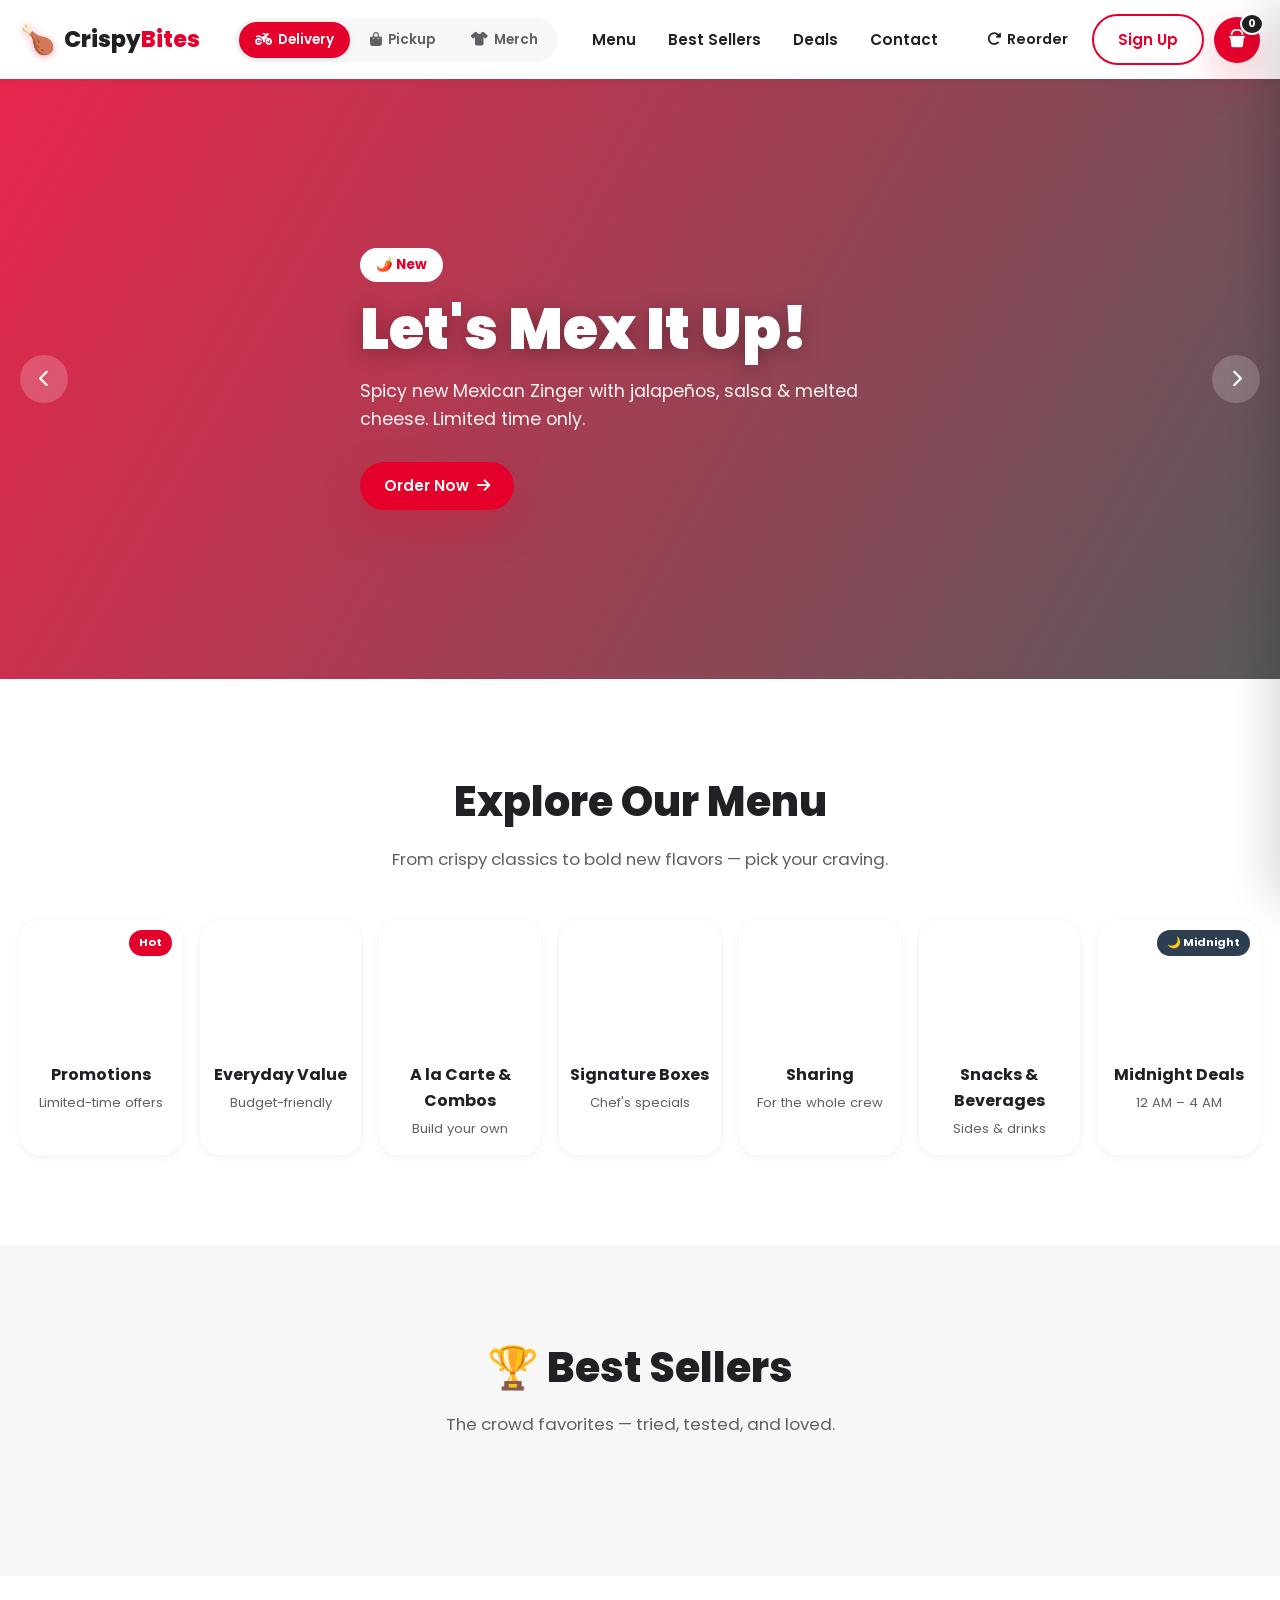
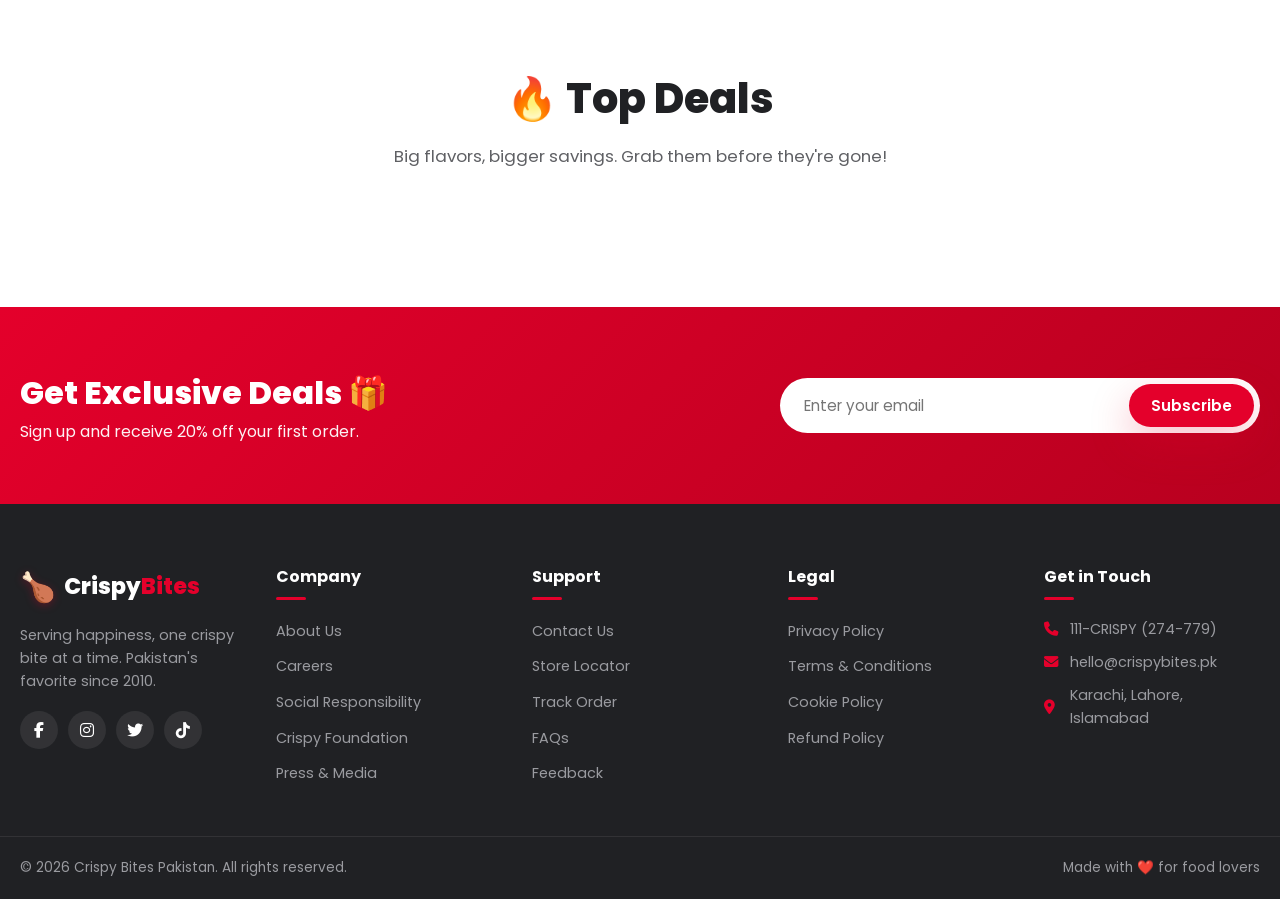
<file: index.html>
<!DOCTYPE html>
<html lang="en">
<head>
  <meta charset="UTF-8" />
  <meta name="viewport" content="width=device-width, initial-scale=1.0" />
  <meta name="description" content="Crispy Bites - Pakistan's favorite fast food. Order burgers, chicken, deals and more for delivery or pickup." />
  <title>Crispy Bites — Finger Lickin' Good</title>

  <!-- Fonts -->
  <link rel="preconnect" href="https://fonts.googleapis.com" />
  <link rel="preconnect" href="https://fonts.gstatic.com" crossorigin />
  <link href="https://fonts.googleapis.com/css2?family=Poppins:wght@400;500;600;700;800;900&display=swap" rel="stylesheet" />

  <!-- Icons -->
  <link rel="stylesheet" href="https://cdnjs.cloudflare.com/ajax/libs/font-awesome/6.5.0/css/all.min.css" />

  <!-- ============ CSS (Inline) ============ -->
  <style>
    /* ============ RESET & BASE ============ */
    *,
    *::before,
    *::after {
      box-sizing: border-box;
      margin: 0;
      padding: 0;
    }

    :root {
      --red: #e4002b;
      --red-dark: #b8001f;
      --red-light: #ff1e47;
      --white: #ffffff;
      --dark: #202124;
      --gray-100: #f7f7f8;
      --gray-200: #ececee;
      --gray-400: #9a9ba0;
      --gray-600: #5f6064;
      --shadow-sm: 0 2px 8px rgba(0, 0, 0, 0.06);
      --shadow-md: 0 8px 24px rgba(0, 0, 0, 0.1);
      --shadow-lg: 0 16px 40px rgba(228, 0, 43, 0.25);
      --radius: 14px;
      --radius-lg: 20px;
      --transition: 0.3s cubic-bezier(0.4, 0, 0.2, 1);
    }

    html { scroll-behavior: smooth; }

    body {
      font-family: 'Poppins', -apple-system, BlinkMacSystemFont, sans-serif;
      color: var(--dark);
      background: var(--white);
      line-height: 1.6;
      overflow-x: hidden;
    }

    img { max-width: 100%; display: block; }
    a { text-decoration: none; color: inherit; }
    button { font-family: inherit; cursor: pointer; border: none; background: none; }
    ul { list-style: none; }

    .container {
      width: 100%;
      max-width: 1280px;
      margin: 0 auto;
      padding: 0 20px;
    }

    .hide-mobile { display: none; }

    /* ============ BUTTONS ============ */
    .btn {
      display: inline-flex;
      align-items: center;
      gap: 8px;
      padding: 12px 24px;
      border-radius: 50px;
      font-weight: 600;
      font-size: 0.95rem;
      transition: var(--transition);
      white-space: nowrap;
    }
    .btn-primary {
      background: var(--red);
      color: var(--white);
      box-shadow: var(--shadow-lg);
    }
    .btn-primary:hover {
      background: var(--red-dark);
      transform: translateY(-2px);
      box-shadow: 0 20px 40px rgba(228, 0, 43, 0.35);
    }
    .btn-outline {
      border: 2px solid var(--red);
      color: var(--red);
    }
    .btn-outline:hover {
      background: var(--red);
      color: var(--white);
    }
    .btn-block { width: 100%; justify-content: center; }

    /* ============ HEADER ============ */
    .header {
      position: sticky;
      top: 0;
      z-index: 100;
      background: var(--white);
      box-shadow: var(--shadow-sm);
      transition: var(--transition);
    }
    .header.scrolled { box-shadow: var(--shadow-md); }

    .header-inner {
      display: flex;
      align-items: center;
      justify-content: space-between;
      gap: 20px;
      padding: 14px 20px;
    }

    .logo {
      display: flex;
      align-items: center;
      gap: 8px;
      font-weight: 800;
      font-size: 1.4rem;
      color: var(--dark);
    }
    .logo-icon {
      font-size: 1.8rem;
      filter: drop-shadow(0 2px 4px rgba(228, 0, 43, 0.3));
    }
    .logo-text span { color: var(--red); }

    .order-toggle {
      display: none;
      background: var(--gray-100);
      border-radius: 50px;
      padding: 4px;
      gap: 4px;
    }
    .toggle-btn {
      padding: 8px 16px;
      border-radius: 50px;
      font-weight: 600;
      font-size: 0.85rem;
      color: var(--gray-600);
      transition: var(--transition);
      display: inline-flex;
      align-items: center;
      gap: 6px;
    }
    .toggle-btn.active {
      background: var(--red);
      color: var(--white);
      box-shadow: var(--shadow-sm);
    }

    .nav-list {
      display: none;
      gap: 32px;
    }
    .nav-list a {
      font-weight: 600;
      font-size: 0.95rem;
      position: relative;
      transition: var(--transition);
    }
    .nav-list a::after {
      content: '';
      position: absolute;
      bottom: -6px;
      left: 0;
      width: 0;
      height: 3px;
      background: var(--red);
      border-radius: 3px;
      transition: var(--transition);
    }
    .nav-list a:hover { color: var(--red); }
    .nav-list a:hover::after { width: 100%; }

    .header-actions {
      display: flex;
      align-items: center;
      gap: 10px;
    }
    .icon-btn {
      padding: 10px 14px;
      border-radius: 50px;
      font-weight: 600;
      font-size: 0.9rem;
      color: var(--dark);
      display: inline-flex;
      align-items: center;
      gap: 6px;
      transition: var(--transition);
    }
    .icon-btn:hover { background: var(--gray-100); color: var(--red); }

    .cart-btn {
      position: relative;
      width: 46px;
      height: 46px;
      border-radius: 50%;
      background: var(--red);
      color: var(--white);
      font-size: 1.15rem;
      display: inline-flex;
      align-items: center;
      justify-content: center;
      transition: var(--transition);
      box-shadow: var(--shadow-lg);
    }
    .cart-btn:hover { transform: scale(1.08) rotate(-8deg); background: var(--red-dark); }
    .cart-count {
      position: absolute;
      top: -4px;
      right: -4px;
      background: var(--dark);
      color: var(--white);
      font-size: 0.7rem;
      font-weight: 700;
      min-width: 22px;
      height: 22px;
      border-radius: 50%;
      display: inline-flex;
      align-items: center;
      justify-content: center;
      padding: 0 6px;
      border: 2px solid var(--white);
    }

    .hamburger {
      width: 40px;
      height: 40px;
      display: flex;
      flex-direction: column;
      justify-content: center;
      align-items: center;
      gap: 5px;
    }
    .hamburger span {
      width: 22px;
      height: 2.5px;
      background: var(--dark);
      border-radius: 2px;
      transition: var(--transition);
    }
    .hamburger.active span:nth-child(1) { transform: translateY(7.5px) rotate(45deg); }
    .hamburger.active span:nth-child(2) { opacity: 0; }
    .hamburger.active span:nth-child(3) { transform: translateY(-7.5px) rotate(-45deg); }

    /* ============ HERO ============ */
    .hero { position: relative; }
    .slider {
      position: relative;
      height: 520px;
      overflow: hidden;
    }
    .slide {
      position: absolute;
      inset: 0;
      background-size: cover;
      background-position: center;
      opacity: 0;
      transition: opacity 0.8s ease;
      display: flex;
      align-items: center;
    }
    .slide.active { opacity: 1; }
    .slide-content {
      color: var(--white);
      max-width: 600px;
      animation: slideUp 0.8s ease;
    }
    .slide-tag {
      display: inline-block;
      background: var(--white);
      color: var(--red);
      padding: 6px 16px;
      border-radius: 50px;
      font-weight: 700;
      font-size: 0.85rem;
      margin-bottom: 16px;
    }
    .slide-content h1 {
      font-size: clamp(2rem, 5vw, 3.6rem);
      font-weight: 900;
      line-height: 1.1;
      margin-bottom: 16px;
      text-shadow: 0 4px 20px rgba(0, 0, 0, 0.3);
    }
    .slide-content p {
      font-size: 1.1rem;
      margin-bottom: 28px;
      opacity: 0.95;
    }

    .slider-arrow {
      position: absolute;
      top: 50%;
      transform: translateY(-50%);
      width: 48px;
      height: 48px;
      border-radius: 50%;
      background: rgba(255, 255, 255, 0.2);
      color: var(--white);
      font-size: 1.1rem;
      backdrop-filter: blur(10px);
      transition: var(--transition);
      z-index: 2;
    }
    .slider-arrow:hover { background: var(--red); }
    .slider-arrow.prev { left: 20px; }
    .slider-arrow.next { right: 20px; }

    .slider-dots {
      position: absolute;
      bottom: 24px;
      left: 50%;
      transform: translateX(-50%);
      display: flex;
      gap: 10px;
      z-index: 2;
    }
    .slider-dots button {
      width: 12px;
      height: 12px;
      border-radius: 50%;
      background: rgba(255, 255, 255, 0.5);
      transition: var(--transition);
    }
    .slider-dots button.active {
      background: var(--white);
      width: 32px;
      border-radius: 6px;
    }

    @keyframes slideUp {
      from { opacity: 0; transform: translateY(30px); }
      to { opacity: 1; transform: translateY(0); }
    }

    /* ============ SECTIONS ============ */
    .section { padding: 70px 0; }
    .section:nth-child(even) { background: var(--gray-100); }

    .section-head {
      text-align: center;
      margin-bottom: 48px;
    }
    .section-head h2 {
      font-size: clamp(1.8rem, 4vw, 2.6rem);
      font-weight: 800;
      margin-bottom: 10px;
    }
    .section-head p {
      color: var(--gray-600);
      font-size: 1.05rem;
    }

    /* ============ CATEGORIES ============ */
    .category-scroll {
      display: grid;
      grid-template-columns: repeat(auto-fit, minmax(160px, 1fr));
      gap: 18px;
    }
    .category-card {
      background: var(--white);
      border-radius: var(--radius-lg);
      overflow: hidden;
      box-shadow: var(--shadow-sm);
      transition: var(--transition);
      text-align: center;
      padding-bottom: 16px;
    }
    .category-card:hover {
      transform: translateY(-6px);
      box-shadow: var(--shadow-md);
    }
    .cat-img {
      height: 130px;
      background-size: cover;
      background-position: center;
      position: relative;
    }
    .cat-badge {
      position: absolute;
      top: 10px;
      right: 10px;
      background: var(--red);
      color: var(--white);
      padding: 4px 10px;
      border-radius: 50px;
      font-size: 0.7rem;
      font-weight: 700;
    }
    .cat-badge.night { background: #2c3e50; }
    .category-card h3 {
      font-size: 1rem;
      font-weight: 700;
      margin: 12px 8px 4px;
    }
    .category-card p {
      font-size: 0.82rem;
      color: var(--gray-600);
      padding: 0 8px;
    }

    /* ============ PRODUCT GRID ============ */
    .product-grid {
      display: grid;
      grid-template-columns: repeat(auto-fill, minmax(230px, 1fr));
      gap: 24px;
    }
    .product-card {
      background: var(--white);
      border-radius: var(--radius-lg);
      overflow: hidden;
      box-shadow: var(--shadow-sm);
      transition: var(--transition);
      position: relative;
    }
    .product-card:hover {
      transform: translateY(-8px);
      box-shadow: var(--shadow-md);
    }
    .product-img {
      height: 180px;
      background-size: cover;
      background-position: center;
      position: relative;
      overflow: hidden;
    }
    .product-img::after {
      content: '';
      position: absolute;
      inset: 0;
      background: linear-gradient(to top, rgba(0,0,0,0.15), transparent);
    }
    .product-card:hover .product-img { transform: scale(1.02); }

    .product-body { padding: 18px; }
    .product-body h4 {
      font-size: 1.05rem;
      font-weight: 700;
      margin-bottom: 6px;
    }
    .product-body .desc {
      font-size: 0.82rem;
      color: var(--gray-600);
      margin-bottom: 12px;
      min-height: 36px;
    }
    .product-footer {
      display: flex;
      align-items: center;
      justify-content: space-between;
      gap: 10px;
    }
    .price {
      font-size: 1.15rem;
      font-weight: 800;
      color: var(--red);
    }
    .add-btn {
      background: var(--dark);
      color: var(--white);
      padding: 8px 14px;
      border-radius: 50px;
      font-size: 0.82rem;
      font-weight: 600;
      display: inline-flex;
      align-items: center;
      gap: 6px;
      transition: var(--transition);
    }
    .add-btn:hover { background: var(--red); transform: scale(1.05); }

    /* ============ DEALS ============ */
    .deals-grid {
      display: grid;
      grid-template-columns: repeat(auto-fit, minmax(300px, 1fr));
      gap: 24px;
    }
    .deal-card {
      display: flex;
      background: var(--white);
      border-radius: var(--radius-lg);
      overflow: hidden;
      box-shadow: var(--shadow-sm);
      transition: var(--transition);
      position: relative;
    }
    .deal-card:hover {
      transform: translateY(-6px);
      box-shadow: var(--shadow-md);
    }
    .deal-img {
      width: 45%;
      min-height: 220px;
      background-size: cover;
      background-position: center;
      position: relative;
    }
    .deal-discount {
      position: absolute;
      top: 12px;
      left: 12px;
      background: var(--red);
      color: var(--white);
      padding: 6px 12px;
      border-radius: 50px;
      font-size: 0.78rem;
      font-weight: 700;
      box-shadow: var(--shadow-sm);
    }
    .deal-body {
      flex: 1;
      padding: 20px;
      display: flex;
      flex-direction: column;
    }
    .deal-body h4 {
      font-size: 1.2rem;
      font-weight: 800;
      margin-bottom: 8px;
    }
    .deal-body p {
      font-size: 0.85rem;
      color: var(--gray-600);
      margin-bottom: 14px;
      flex: 1;
    }
    .deal-prices {
      display: flex;
      align-items: baseline;
      gap: 10px;
      margin-bottom: 14px;
    }
    .price-old {
      text-decoration: line-through;
      color: var(--gray-400);
      font-size: 0.95rem;
    }
    .price-new {
      color: var(--red);
      font-size: 1.4rem;
      font-weight: 800;
    }
    .deal-card .add-btn {
      align-self: flex-start;
      background: var(--red);
    }
    .deal-card .add-btn:hover { background: var(--dark); }

    /* ============ NEWSLETTER ============ */
    .newsletter {
      background: linear-gradient(135deg, var(--red), var(--red-dark));
      color: var(--white);
      padding: 60px 0;
    }
    .newsletter-inner {
      display: flex;
      flex-direction: column;
      gap: 24px;
      align-items: center;
      text-align: center;
    }
    .newsletter h2 { font-size: 2rem; font-weight: 800; }
    .newsletter p { opacity: 0.95; }
    .newsletter-form {
      display: flex;
      gap: 10px;
      background: var(--white);
      padding: 6px;
      border-radius: 50px;
      width: 100%;
      max-width: 480px;
    }
    .newsletter-form input {
      flex: 1;
      border: none;
      outline: none;
      padding: 10px 18px;
      font-family: inherit;
      font-size: 0.95rem;
      background: transparent;
    }
    .newsletter-form .btn { padding: 10px 22px; }

    /* ============ FOOTER ============ */
    .footer {
      background: var(--dark);
      color: var(--white);
      padding: 60px 0 0;
    }
    .footer-grid {
      display: grid;
      grid-template-columns: repeat(auto-fit, minmax(200px, 1fr));
      gap: 40px;
      margin-bottom: 40px;
    }
    .footer-col .logo { color: var(--white); margin-bottom: 14px; }
    .footer-col p {
      color: var(--gray-400);
      font-size: 0.9rem;
      margin-bottom: 18px;
    }
    .footer-col h4 {
      font-size: 1rem;
      font-weight: 700;
      margin-bottom: 18px;
      position: relative;
      padding-bottom: 10px;
    }
    .footer-col h4::after {
      content: '';
      position: absolute;
      bottom: 0;
      left: 0;
      width: 30px;
      height: 3px;
      background: var(--red);
      border-radius: 3px;
    }
    .footer-col ul li { margin-bottom: 10px; }
    .footer-col ul a {
      color: var(--gray-400);
      font-size: 0.9rem;
      transition: var(--transition);
    }
    .footer-col ul a:hover { color: var(--red); padding-left: 4px; }

    .contact-list li {
      display: flex;
      align-items: center;
      gap: 10px;
      color: var(--gray-400);
      font-size: 0.9rem;
    }
    .contact-list i { color: var(--red); width: 16px; }

    .socials { display: flex; gap: 10px; }
    .socials a {
      width: 38px;
      height: 38px;
      border-radius: 50%;
      background: rgba(255, 255, 255, 0.08);
      display: inline-flex;
      align-items: center;
      justify-content: center;
      color: var(--white);
      transition: var(--transition);
    }
    .socials a:hover {
      background: var(--red);
      transform: translateY(-3px);
    }

    .footer-bottom {
      border-top: 1px solid rgba(255, 255, 255, 0.08);
      padding: 20px 0;
    }
    .footer-bottom-inner {
      display: flex;
      justify-content: space-between;
      flex-wrap: wrap;
      gap: 10px;
      font-size: 0.85rem;
      color: var(--gray-400);
    }

    /* ============ CART DRAWER ============ */
    .cart-overlay {
      position: fixed;
      inset: 0;
      background: rgba(0, 0, 0, 0.5);
      opacity: 0;
      visibility: hidden;
      transition: var(--transition);
      z-index: 200;
    }
    .cart-overlay.active { opacity: 1; visibility: visible; }

    .cart-drawer {
      position: fixed;
      top: 0;
      right: 0;
      width: 100%;
      max-width: 420px;
      height: 100vh;
      background: var(--white);
      z-index: 201;
      transform: translateX(100%);
      transition: transform 0.4s cubic-bezier(0.4, 0, 0.2, 1);
      display: flex;
      flex-direction: column;
      box-shadow: -10px 0 40px rgba(0, 0, 0, 0.15);
    }
    .cart-drawer.active { transform: translateX(0); }

    .cart-header {
      padding: 20px;
      border-bottom: 1px solid var(--gray-200);
      display: flex;
      align-items: center;
      justify-content: space-between;
    }
    .cart-header h3 {
      font-size: 1.25rem;
      font-weight: 800;
      display: flex;
      align-items: center;
      gap: 10px;
    }
    .cart-header h3 i { color: var(--red); }
    .close-btn {
      width: 36px;
      height: 36px;
      border-radius: 50%;
      background: var(--gray-100);
      color: var(--dark);
      font-size: 1rem;
      transition: var(--transition);
    }
    .close-btn:hover { background: var(--red); color: var(--white); }

    .cart-body {
      flex: 1;
      overflow-y: auto;
      padding: 20px;
    }
    .cart-empty {
      text-align: center;
      padding: 60px 20px;
      color: var(--gray-400);
    }
    .cart-empty i {
      font-size: 4rem;
      margin-bottom: 16px;
      opacity: 0.3;
    }
    .cart-empty p { font-size: 1.1rem; font-weight: 600; color: var(--dark); }

    .cart-item {
      display: flex;
      gap: 14px;
      padding: 14px 0;
      border-bottom: 1px solid var(--gray-200);
      animation: slideUp 0.3s ease;
    }
    .cart-item-img {
      width: 70px;
      height: 70px;
      border-radius: 12px;
      background-size: cover;
      background-position: center;
      flex-shrink: 0;
    }
    .cart-item-info { flex: 1; }
    .cart-item-info h5 { font-size: 0.95rem; font-weight: 700; margin-bottom: 4px; }
    .cart-item-info .item-price { color: var(--red); font-weight: 700; font-size: 0.9rem; }
    .qty-controls {
      display: flex;
      align-items: center;
      gap: 8px;
      margin-top: 8px;
    }
    .qty-btn {
      width: 26px;
      height: 26px;
      border-radius: 50%;
      background: var(--gray-100);
      color: var(--dark);
      font-weight: 700;
      transition: var(--transition);
    }
    .qty-btn:hover { background: var(--red); color: var(--white); }
    .qty-value { font-weight: 700; min-width: 20px; text-align: center; }
    .remove-btn {
      color: var(--gray-400);
      font-size: 0.85rem;
      margin-left: auto;
      transition: var(--transition);
    }
    .remove-btn:hover { color: var(--red); }

    .cart-footer {
      padding: 20px;
      border-top: 1px solid var(--gray-200);
      background: var(--gray-100);
    }
    .cart-total {
      display: flex;
      justify-content: space-between;
      align-items: center;
      margin-bottom: 16px;
      font-size: 1.1rem;
    }
    .cart-total strong { color: var(--red); font-size: 1.4rem; }

    /* ============ TOAST ============ */
    .toast {
      position: fixed;
      bottom: 30px;
      left: 50%;
      transform: translateX(-50%) translateY(100px);
      background: var(--dark);
      color: var(--white);
      padding: 14px 24px;
      border-radius: 50px;
      font-weight: 600;
      font-size: 0.9rem;
      box-shadow: var(--shadow-md);
      z-index: 300;
      opacity: 0;
      transition: var(--transition);
      display: flex;
      align-items: center;
      gap: 10px;
    }
    .toast.show {
      opacity: 1;
      transform: translateX(-50%) translateY(0);
    }
    .toast::before {
      content: '✓';
      background: var(--red);
      width: 22px;
      height: 22px;
      border-radius: 50%;
      display: inline-flex;
      align-items: center;
      justify-content: center;
      font-size: 0.8rem;
    }

    /* ============ RESPONSIVE ============ */
    @media (min-width: 768px) {
      .hide-mobile { display: inline-flex; }
      .hamburger { display: none; }
      .nav-list { display: flex; }
      .order-toggle { display: inline-flex; }
      .newsletter-inner {
        flex-direction: row;
        justify-content: space-between;
        text-align: left;
      }
      .newsletter-form { margin: 0; }
    }

    @media (min-width: 1024px) {
      .slider { height: 600px; }
      .section { padding: 90px 0; }
    }

    @media (max-width: 767px) {
      .deal-card { flex-direction: column; }
      .deal-img { width: 100%; height: 180px; }
      .slider-arrow { width: 40px; height: 40px; font-size: 0.9rem; }
    }
  </style>
</head>
<body>

  <!-- ============ HEADER ============ -->
  <header class="header" id="header">
    <div class="container header-inner">
      <a href="#" class="logo">
        <span class="logo-icon">🍗</span>
        <span class="logo-text">Crispy<span>Bites</span></span>
      </a>

      <!-- Delivery / Pickup Toggle -->
      <div class="order-toggle">
        <button class="toggle-btn active" data-mode="delivery">
          <i class="fa-solid fa-motorcycle"></i> Delivery
        </button>
        <button class="toggle-btn" data-mode="pickup">
          <i class="fa-solid fa-bag-shopping"></i> Pickup
        </button>
        <button class="toggle-btn" data-mode="merch">
          <i class="fa-solid fa-shirt"></i> Merch
        </button>
      </div>

      <nav class="nav" id="nav">
        <ul class="nav-list">
          <li><a href="#menu">Menu</a></li>
          <li><a href="#bestsellers">Best Sellers</a></li>
          <li><a href="#deals">Deals</a></li>
          <li><a href="#footer">Contact</a></li>
        </ul>
      </nav>

      <div class="header-actions">
        <button class="icon-btn" title="Reorder" aria-label="Reorder">
          <i class="fa-solid fa-rotate-right"></i>
          <span class="hide-mobile">Reorder</span>
        </button>
        <button class="btn btn-outline hide-mobile">Sign Up</button>

        <button class="cart-btn" id="cartBtn" aria-label="Open cart">
          <i class="fa-solid fa-bucket"></i>
          <span class="cart-count" id="cartCount">0</span>
        </button>

        <button class="hamburger" id="hamburger" aria-label="Toggle menu">
          <span></span><span></span><span></span>
        </button>
      </div>
    </div>
  </header>

  <!-- ============ HERO SLIDER ============ -->
  <section class="hero">
    <div class="slider" id="slider">
      <div class="slide active" style="background-image: linear-gradient(120deg, rgba(228,0,43,0.85), rgba(32,33,36,0.75)), url('https://images.unsplash.com/photo-1606755962773-d324e0a13086?w=1600&q=80');">
        <div class="container slide-content">
          <span class="slide-tag">🌶️ New</span>
          <h1>Let's Mex It Up!</h1>
          <p>Spicy new Mexican Zinger with jalapeños, salsa & melted cheese. Limited time only.</p>
          <a href="#menu" class="btn btn-primary">Order Now <i class="fa-solid fa-arrow-right"></i></a>
        </div>
      </div>

      <div class="slide" style="background-image: linear-gradient(120deg, rgba(228,0,43,0.85), rgba(32,33,36,0.75)), url('https://images.unsplash.com/photo-1513104890138-7c749659a591?w=1600&q=80');">
        <div class="container slide-content">
          <span class="slide-tag">💰 Value</span>
          <h1>Everyday Value Menu</h1>
          <p>Great taste, even greater prices. Starting from just Rs. 299.</p>
          <a href="#menu" class="btn btn-primary">Explore Menu <i class="fa-solid fa-arrow-right"></i></a>
        </div>
      </div>

      <div class="slide" style="background-image: linear-gradient(120deg, rgba(228,0,43,0.85), rgba(32,33,36,0.75)), url('https://images.unsplash.com/photo-1568901346375-23c9450c58cd?w=1600&q=80');">
        <div class="container slide-content">
          <span class="slide-tag">🔥 Hot Deal</span>
          <h1>Bucket Feast for the Family</h1>
          <p>15pc chicken, 4 burgers, fries & drinks — feed the whole crew!</p>
          <a href="#deals" class="btn btn-primary">Grab the Deal <i class="fa-solid fa-arrow-right"></i></a>
        </div>
      </div>

      <button class="slider-arrow prev" id="prevSlide" aria-label="Previous slide">
        <i class="fa-solid fa-chevron-left"></i>
      </button>
      <button class="slider-arrow next" id="nextSlide" aria-label="Next slide">
        <i class="fa-solid fa-chevron-right"></i>
      </button>

      <div class="slider-dots" id="sliderDots"></div>
    </div>
  </section>

  <!-- ============ MENU CATEGORIES ============ -->
  <section class="section categories" id="menu">
    <div class="container">
      <div class="section-head">
        <h2>Explore Our Menu</h2>
        <p>From crispy classics to bold new flavors — pick your craving.</p>
      </div>

      <div class="category-scroll">
        <a href="#" class="category-card">
          <div class="cat-img" style="background-image:url('https://images.unsplash.com/photo-1550547660-d9450f859349?w=500&q=80');">
            <span class="cat-badge">Hot</span>
          </div>
          <h3>Promotions</h3>
          <p>Limited-time offers</p>
        </a>

        <a href="#" class="category-card">
          <div class="cat-img" style="background-image:url('https://images.unsplash.com/photo-1586190848861-99aa4a171e90?w=500&q=80');"></div>
          <h3>Everyday Value</h3>
          <p>Budget-friendly</p>
        </a>

        <a href="#" class="category-card">
          <div class="cat-img" style="background-image:url('https://images.unsplash.com/photo-1568901346375-23c9450c58cd?w=500&q=80');"></div>
          <h3>A la Carte & Combos</h3>
          <p>Build your own</p>
        </a>

        <a href="#" class="category-card">
          <div class="cat-img" style="background-image:url('https://images.unsplash.com/photo-1607013251379-e6eecfffe234?w=500&q=80');"></div>
          <h3>Signature Boxes</h3>
          <p>Chef's specials</p>
        </a>

        <a href="#" class="category-card">
          <div class="cat-img" style="background-image:url('https://images.unsplash.com/photo-1562967914-608f82629710?w=500&q=80');"></div>
          <h3>Sharing</h3>
          <p>For the whole crew</p>
        </a>

        <a href="#" class="category-card">
          <div class="cat-img" style="background-image:url('https://images.unsplash.com/photo-1541592106381-b31e9677c0e5?w=500&q=80');"></div>
          <h3>Snacks & Beverages</h3>
          <p>Sides & drinks</p>
        </a>

        <a href="#" class="category-card">
          <div class="cat-img" style="background-image:url('https://images.unsplash.com/photo-1555939594-58d7cb561ad1?w=500&q=80');">
            <span class="cat-badge night">🌙 Midnight</span>
          </div>
          <h3>Midnight Deals</h3>
          <p>12 AM – 4 AM</p>
        </a>
      </div>
    </div>
  </section>

  <!-- ============ BEST SELLERS ============ -->
  <section class="section bestsellers" id="bestsellers">
    <div class="container">
      <div class="section-head">
        <h2>🏆 Best Sellers</h2>
        <p>The crowd favorites — tried, tested, and loved.</p>
      </div>

      <div class="product-grid" id="bestsellerGrid">
        <!-- Populated by JS -->
      </div>
    </div>
  </section>

  <!-- ============ TOP DEALS ============ -->
  <section class="section deals" id="deals">
    <div class="container">
      <div class="section-head">
        <h2>🔥 Top Deals</h2>
        <p>Big flavors, bigger savings. Grab them before they're gone!</p>
      </div>

      <div class="deals-grid" id="dealsGrid">
        <!-- Populated by JS -->
      </div>
    </div>
  </section>

  <!-- ============ NEWSLETTER ============ -->
  <section class="newsletter">
    <div class="container newsletter-inner">
      <div>
        <h2>Get Exclusive Deals 🎁</h2>
        <p>Sign up and receive 20% off your first order.</p>
      </div>
      <form class="newsletter-form" onsubmit="event.preventDefault(); showToast('Subscribed! Check your inbox 🎉');">
        <input type="email" placeholder="Enter your email" required />
        <button class="btn btn-primary" type="submit">Subscribe</button>
      </form>
    </div>
  </section>

  <!-- ============ FOOTER ============ -->
  <footer class="footer" id="footer">
    <div class="container footer-grid">
      <div class="footer-col">
        <a href="#" class="logo">
          <span class="logo-icon">🍗</span>
          <span class="logo-text">Crispy<span>Bites</span></span>
        </a>
        <p>Serving happiness, one crispy bite at a time. Pakistan's favorite since 2010.</p>
        <div class="socials">
          <a href="#" aria-label="Facebook"><i class="fa-brands fa-facebook-f"></i></a>
          <a href="#" aria-label="Instagram"><i class="fa-brands fa-instagram"></i></a>
          <a href="#" aria-label="Twitter"><i class="fa-brands fa-twitter"></i></a>
          <a href="#" aria-label="TikTok"><i class="fa-brands fa-tiktok"></i></a>
        </div>
      </div>

      <div class="footer-col">
        <h4>Company</h4>
        <ul>
          <li><a href="#">About Us</a></li>
          <li><a href="#">Careers</a></li>
          <li><a href="#">Social Responsibility</a></li>
          <li><a href="#">Crispy Foundation</a></li>
          <li><a href="#">Press & Media</a></li>
        </ul>
      </div>

      <div class="footer-col">
        <h4>Support</h4>
        <ul>
          <li><a href="#">Contact Us</a></li>
          <li><a href="#">Store Locator</a></li>
          <li><a href="#">Track Order</a></li>
          <li><a href="#">FAQs</a></li>
          <li><a href="#">Feedback</a></li>
        </ul>
      </div>

      <div class="footer-col">
        <h4>Legal</h4>
        <ul>
          <li><a href="#">Privacy Policy</a></li>
          <li><a href="#">Terms & Conditions</a></li>
          <li><a href="#">Cookie Policy</a></li>
          <li><a href="#">Refund Policy</a></li>
        </ul>
      </div>

      <div class="footer-col">
        <h4>Get in Touch</h4>
        <ul class="contact-list">
          <li><i class="fa-solid fa-phone"></i> 111-CRISPY (274-779)</li>
          <li><i class="fa-solid fa-envelope"></i> hello@crispybites.pk</li>
          <li><i class="fa-solid fa-location-dot"></i> Karachi, Lahore, Islamabad</li>
        </ul>
      </div>
    </div>

    <div class="footer-bottom">
      <div class="container footer-bottom-inner">
        <p>© 2026 Crispy Bites Pakistan. All rights reserved.</p>
        <p>Made with ❤️ for food lovers</p>
      </div>
    </div>
  </footer>

  <!-- ============ CART DRAWER ============ -->
  <div class="cart-overlay" id="cartOverlay"></div>
  <aside class="cart-drawer" id="cartDrawer" aria-hidden="true">
    <div class="cart-header">
      <h3><i class="fa-solid fa-bucket"></i> Your Bucket</h3>
      <button class="close-btn" id="closeCart" aria-label="Close cart">
        <i class="fa-solid fa-xmark"></i>
      </button>
    </div>
    <div class="cart-body" id="cartBody">
      <div class="cart-empty">
        <i class="fa-solid fa-bucket"></i>
        <p>Your bucket is empty!</p>
        <small>Add some crispy goodness 🍗</small>
      </div>
    </div>
    <div class="cart-footer" id="cartFooter" style="display:none;">
      <div class="cart-total">
        <span>Total</span>
        <strong id="cartTotal">Rs. 0</strong>
      </div>
      <button class="btn btn-primary btn-block" onclick="checkout()">
        Checkout <i class="fa-solid fa-arrow-right"></i>
      </button>
    </div>
  </aside>

  <!-- Toast -->
  <div class="toast" id="toast"></div>

  <!-- ============ JAVASCRIPT (Inline) ============ -->
  <script>
    /* ============ DATA ============ */
    const bestSellers = [
      {
        id: 1,
        name: 'Krunch Burger',
        desc: 'Crispy chicken fillet with mayo & lettuce.',
        price: 549,
        img: 'https://images.unsplash.com/photo-1568901346375-23c9450c58cd?w=500&q=80'
      },
      {
        id: 2,
        name: 'Mighty Zinger',
        desc: 'Signature spicy zinger with hot sauce.',
        price: 749,
        img: 'https://images.unsplash.com/photo-1550547660-d9450f859349?w=500&q=80'
      },
      {
        id: 3,
        name: 'Chicken & Chips',
        desc: '2pc chicken with crispy golden fries.',
        price: 649,
        img: 'https://images.unsplash.com/photo-1562967914-608f82629710?w=500&q=80'
      },
      {
        id: 4,
        name: 'Twister Wrap',
        desc: 'Chicken strips wrapped in a soft tortilla.',
        price: 499,
        img: 'https://images.unsplash.com/photo-1565299585323-38d6b0865b47?w=500&q=80'
      },
      {
        id: 5,
        name: 'Zinger Burger',
        desc: 'Classic marinated chicken fillet burger.',
        price: 699,
        img: 'https://images.unsplash.com/photo-1586190848861-99aa4a171e90?w=500&q=80'
      },
      {
        id: 6,
        name: 'Popcorn Chicken',
        desc: 'Bite-sized crispy chicken pieces.',
        price: 399,
        img: 'https://images.unsplash.com/photo-1606755962773-d324e0a13086?w=500&q=80'
      },
      {
        id: 7,
        name: 'Chicken Nuggets',
        desc: '8pc golden chicken nuggets with dip.',
        price: 449,
        img: 'https://images.unsplash.com/photo-1562967914-608f82629710?w=500&q=80'
      },
      {
        id: 8,
        name: 'Crispy Strips',
        desc: '3pc marinated chicken strips.',
        price: 529,
        img: 'https://images.unsplash.com/photo-1541592106381-b31e9677c0e5?w=500&q=80'
      }
    ];

    const topDeals = [
      {
        id: 101,
        name: 'Crispy Bucket Feast',
        desc: '10pc crispy chicken, 2 large fries, coleslaw & 1.5L drink. Perfect for 4.',
        oldPrice: 2899,
        newPrice: 2199,
        discount: '24% OFF',
        img: 'https://images.unsplash.com/photo-1626082927389-6cd097cdc6ec?w=600&q=80'
      },
      {
        id: 102,
        name: 'Family Festival',
        desc: '15pc chicken, 4 Zinger burgers, 2 large fries & 2 drinks. Feed the whole family!',
        oldPrice: 4499,
        newPrice: 3299,
        discount: '27% OFF',
        img: 'https://images.unsplash.com/photo-1513104890138-7c749659a591?w=600&q=80'
      },
      {
        id: 103,
        name: 'Couple Combo',
        desc: '2 Mighty Zingers, large fries to share & 2 drinks. Date night sorted.',
        oldPrice: 1799,
        newPrice: 1299,
        discount: '28% OFF',
        img: 'https://images.unsplash.com/photo-1550547660-d9450f859349?w=600&q=80'
      },
      {
        id: 104,
        name: 'Midnight Madness',
        desc: '5pc chicken, Krunch burger, fries & drink. Available 12 AM – 4 AM only!',
        oldPrice: 1499,
        newPrice: 899,
        discount: '40% OFF',
        img: 'https://images.unsplash.com/photo-1555939594-58d7cb561ad1?w=600&q=80'
      }
    ];

    /* ============ STATE ============ */
    let cart = [];

    /* ============ RENDER ============ */
    function renderBestSellers() {
      const grid = document.getElementById('bestsellerGrid');
      grid.innerHTML = bestSellers.map(p => `
        <article class="product-card">
          <div class="product-img" style="background-image:url('${p.img}')"></div>
          <div class="product-body">
            <h4>${p.name}</h4>
            <p class="desc">${p.desc}</p>
            <div class="product-footer">
              <span class="price">Rs. ${p.price}</span>
              <button class="add-btn" onclick="addToCart(${p.id}, 'bestseller')">
                <i class="fa-solid fa-plus"></i> Add
              </button>
            </div>
          </div>
        </article>
      `).join('');
    }

    function renderDeals() {
      const grid = document.getElementById('dealsGrid');
      grid.innerHTML = topDeals.map(d => `
        <article class="deal-card">
          <div class="deal-img" style="background-image:url('${d.img}')">
            <span class="deal-discount">${d.discount}</span>
          </div>
          <div class="deal-body">
            <h4>${d.name}</h4>
            <p>${d.desc}</p>
            <div class="deal-prices">
              <span class="price-old">Rs. ${d.oldPrice}</span>
              <span class="price-new">Rs. ${d.newPrice}</span>
            </div>
            <button class="add-btn" onclick="addToCart(${d.id}, '
</file>
